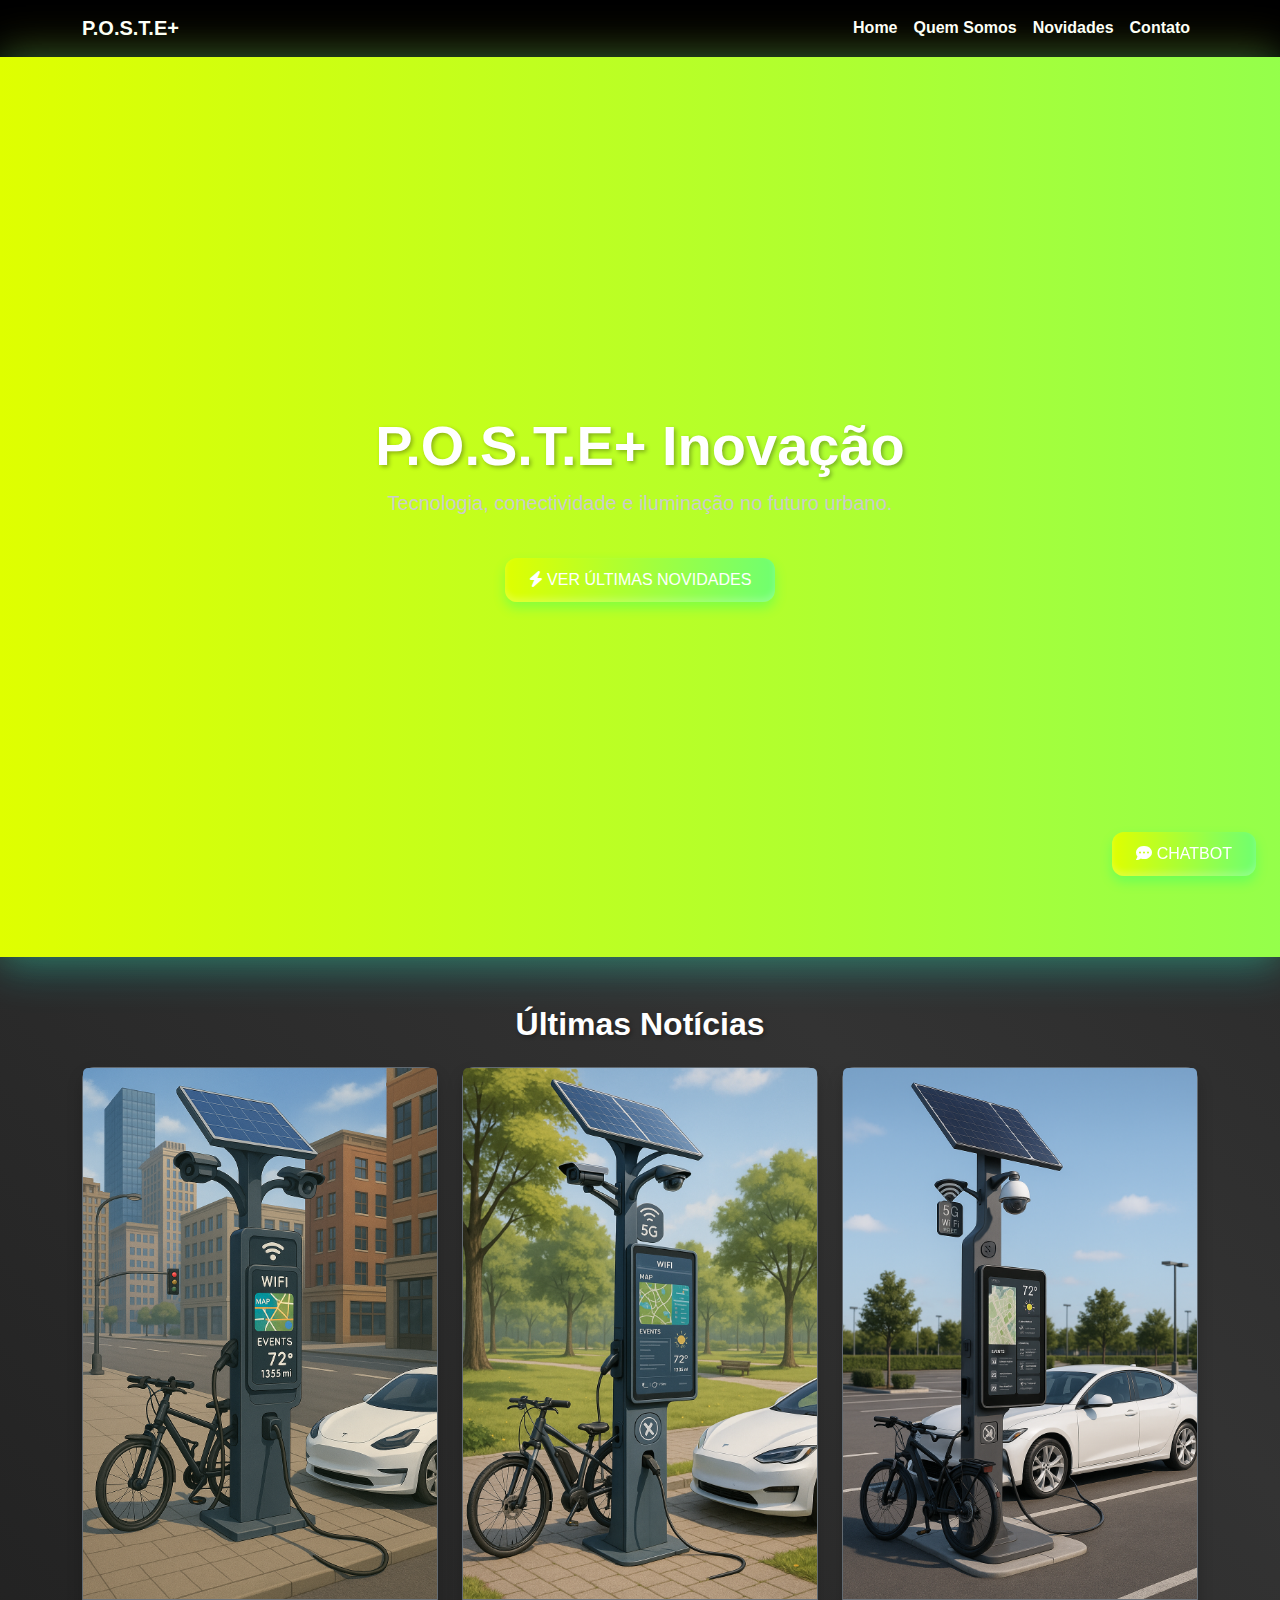
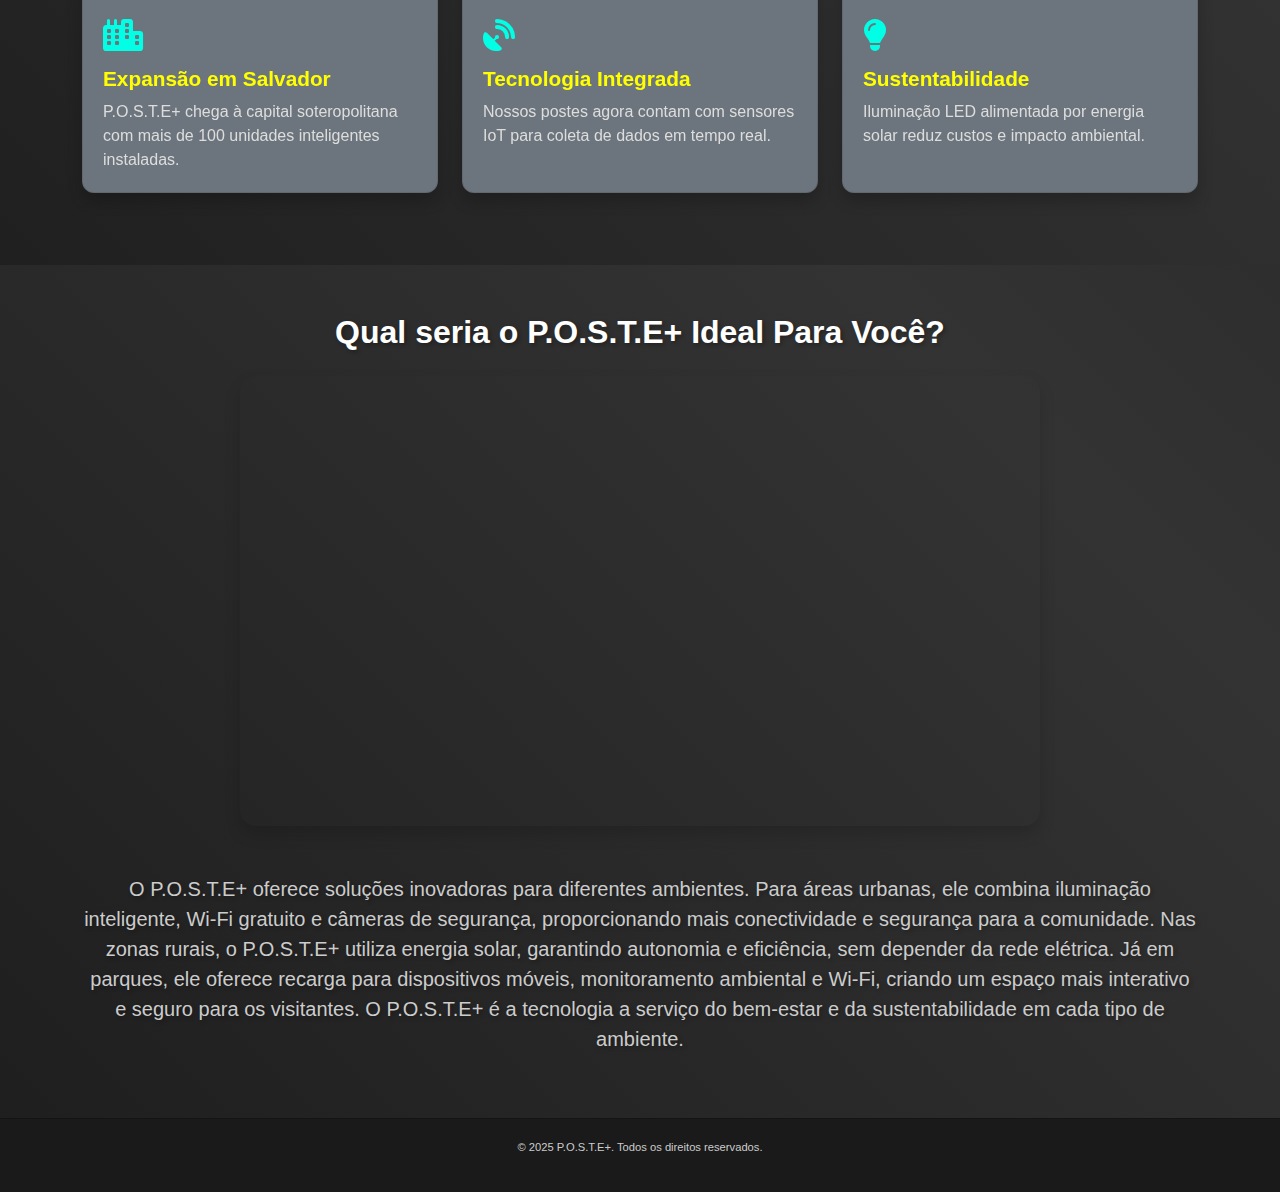
<file: index.html>
<!DOCTYPE html>
<html lang="pt-br">
<head>
  <meta charset="UTF-8" />
  <meta name="viewport" content="width=device-width, initial-scale=1.0" />
  <title>P.O.S.T.E+ | Home</title>
  <link href="https://cdn.jsdelivr.net/npm/bootstrap@5.3.0/dist/css/bootstrap.min.css" rel="stylesheet" />
  <link rel="stylesheet" href="https://cdnjs.cloudflare.com/ajax/libs/font-awesome/6.4.0/css/all.min.css"/>
  <style>
    .bubbles {
  position: absolute;
  top: 0;
  left: 0;
  width: 100%;
  height: 100%;
  overflow: hidden;
  z-index: 0;
  pointer-events: none;
}

.bubbles span {
  position: absolute;
  display: block;
  width: 20px;
  height: 20px;
  background: rgba(255, 255, 255, 0.2);
  bottom: -50px;
  border-radius: 50%;
  animation: rise 15s linear infinite;
  filter: blur(1px);
}

.bubbles span:nth-child(1) {
  left: 10%;
  width: 15px;
  height: 15px;
  animation-delay: 0s;
}

.bubbles span:nth-child(2) {
  left: 20%;
  width: 25px;
  height: 25px;
  animation-delay: 3s;
}

.bubbles span:nth-child(3) {
  left: 35%;
  animation-delay: 6s;
}

.bubbles span:nth-child(4) {
  left: 50%;
  width: 30px;
  height: 30px;
  animation-delay: 1s;
}

.bubbles span:nth-child(5) {
  left: 65%;
  animation-delay: 4s;
}

.bubbles span:nth-child(6) {
  left: 75%;
  width: 10px;
  height: 10px;
  animation-delay: 7s;
}

.bubbles span:nth-child(7) {
  left: 85%;
  width: 20px;
  height: 20px;
  animation-delay: 2s;
}

@keyframes rise {
  0% {
    transform: translateY(0) scale(1);
    opacity: 0.5;
  }
  100% {
    transform: translateY(-1000px) scale(0.5);
    opacity: 0;
  }
}

.bg-hero {
  position: relative;
  overflow: hidden;
  z-index: 1;
}

  /* Fundo Gradiente Hero com animação e efeito 3D */
.bg-hero {
  background: linear-gradient(270deg, #dfff00, #00ffe0, #dfff00);
  background-size: 600% 600%;
  animation: moveGradient 10s ease infinite;
  color: white;
  perspective: 1000px;
  transform-style: preserve-3d;
  box-shadow: 0 10px 40px rgba(0, 255, 255, 0.3), 0 -10px 40px rgba(255, 255, 0, 0.2);
}

/* Botão com gradiente animado e relevo 3D */
.btn-gradient {
  background: linear-gradient(270deg, #dfff00, #00ffe0, #dfff00);
  background-size: 400% 400%;
  animation: moveGradient 6s ease infinite;
  color: white;
  border: none;
  border-radius: 12px;
  padding: 10px 24px;
  font-size: 1rem;
  text-transform: uppercase;
  box-shadow: 0 6px 12px rgba(0, 255, 128, 0.3), inset 0 -4px 6px rgba(255, 255, 255, 0.2);
  transition: transform 0.3s ease, box-shadow 0.3s ease;
}

.btn-gradient:hover {
  transform: translateY(-6px) rotateX(10deg);
  box-shadow: 0 12px 24px rgba(0, 255, 128, 0.5), inset 0 -6px 8px rgba(255, 255, 255, 0.4);
}

/* Animação de movimento do gradiente */
@keyframes moveGradient {
  0% {
    background-position: 0% 50%;
  }
  50% {
    background-position: 100% 50%;
  }
  100% {
    background-position: 0% 50%;
  }
}
  
    /* Navbar */
    .navbar {
      background-color: #111;
      border-bottom: 1px solid rgba(0, 0, 0, 0.2);
    }
  
    .navbar-dark .navbar-nav .nav-link {
      color: #fff;
      font-weight: 600;
    }
  
    .navbar-dark .navbar-nav .nav-link:hover {
      color: #00ffe5; /* Verde ciano claro */
    }
  
    .navbar.scrolled {
      background-color: #111;
    }
  
    /* Cartões */
    .card {
      border-radius: 12px;
      background: rgba(255, 255, 255, 0.1);
      backdrop-filter: blur(8px);
      box-shadow: 0px 8px 16px rgba(0, 0, 0, 0.2);
      transition: transform 0.3s ease, box-shadow 0.3s ease;
      border: 1px solid rgba(0, 0, 0, 0.1);
    }
  
    .card:hover {
      transform: translateY(-5px);
      box-shadow: 0px 16px 32px rgba(0, 0, 0, 0.3);
    }
  
    /* Corpo da Página */
    body {
      font-family: 'Arial', sans-serif;
      background-color: #121212;
      color: #f4f4f4;
    }
  
    h1, h2 {
      text-shadow: 2px 2px 4px rgba(0, 0, 0, 0.3);
    }
  
    h1 {
      font-size: 3rem;
      font-weight: 700;
    }
  
    p {
      font-size: 1.2rem;
      color: #ccc;
    }
  
    /* Estilos de Seção */
    section {
      padding: 80px 0;
    }
  
    /* Footer */
    footer {
      background-color: #1a1a1a;
      color: #fff;
      text-align: center;
      padding: 20px 0;
      border-top: 1px solid rgba(0, 0, 0, 0.2);
    }
  
    footer a {
      color: #00ffe5;
      text-decoration: none;
    }
  
    footer a:hover {
      text-decoration: underline;
    }
  
    /* Últimas Notícias */
    .card-body {
      padding: 20px;
    }
  
    .card-title {
      font-size: 1.3rem;
      color: #ffff00; /* Amarelo neon para destaque */
      font-weight: bold;
    }
  
    .card i {
      font-size: 2rem;
      color: #00ffe5; /* Verde ciano claro */
    }
  
    .card-text {
      font-size: 1rem;
      color: #ddd;
    }
  
    @media (max-width: 768px) {
      h1 {
        font-size: 2.5rem;
      }
  
      section {
        padding: 60px 20px;
      }
    }
  </style>
  
</head>
<body class="bg-dark text-white">
   <!-- Música em execução automaticamente -->
   <audio autoplay loop>
    <source src="lofilan.mp3" type="audio/mp3">
    Seu navegador não suporta o elemento de áudio.
  </audio>
  <!-- NAVBAR -->
  <nav class="navbar navbar-expand-lg navbar-dark bg-black shadow">
    <div class="container">
      <a class="navbar-brand fw-bold" href="index.html">P.O.S.T.E+</a>
      <button class="navbar-toggler" type="button" data-bs-toggle="collapse" data-bs-target="#navbarNav">
        <span class="navbar-toggler-icon"></span>
      </button>
      <div class="collapse navbar-collapse" id="navbarNav">
        <ul class="navbar-nav ms-auto">
          <li class="nav-item"><a class="nav-link active" href="index.html">Home</a></li>
          <li class="nav-item"><a class="nav-link" href="quemsomos.html">Quem Somos</a></li>
          <li class="nav-item"><a class="nav-link" href="novidades.html">Novidades</a></li>
          <li class="nav-item"><a class="nav-link" href="contato.html">Contato</a></li>
        </ul>
      </div>
    </div>
  </nav>

  <!-- Início -->
  <section class="vh-100 d-flex align-items-center text-white text-center bg-hero">

    
    <div class="container">
      <div class="bubbles">
        <span></span>
        <span></span>
        <span></span>
        <span></span>
        <span></span>
        <span></span>
        <span></span>
      </div>
      <h1 class="display-4 fw-bold">P.O.S.T.E+ Inovação</h1>
      <p class="lead">Tecnologia, conectividade e iluminação no futuro urbano.</p>
      <a href="novidades.html" class="btn btn-gradient mt-4">
        <i class="fas fa-bolt"></i> Ver Últimas Novidades
      </a>
    </div>
  </section>

  <!-- Últimas Notícias -->
<section class="py-5 bg-dark text-white">
  <div class="container">
    <h2 class="fw-bold text-center mb-4">Últimas Notícias</h2>

    <div class="row">
      <div class="col-md-4 mb-4">
        <div class="card h-100 bg-secondary text-white">
          <img src="poste1.png" class="card-img-top" alt="Poste em Salvador">
          <div class="card-body">
            <i class="fas fa-city mb-3"></i>
            <h5 class="card-title">Expansão em Salvador</h5>
            <p class="card-text">P.O.S.T.E+ chega à capital soteropolitana com mais de 100 unidades inteligentes instaladas.</p>
          </div>
        </div>
      </div>

      <div class="col-md-4 mb-4">
        <div class="card h-100 bg-secondary text-white">
          <img src="poste2.png" class="card-img-top" alt="Poste com satélite">
          <div class="card-body">
            <i class="fas fa-satellite-dish mb-3"></i>
            <h5 class="card-title">Tecnologia Integrada</h5>
            <p class="card-text">Nossos postes agora contam com sensores IoT para coleta de dados em tempo real.</p>
          </div>
        </div>
      </div>

      <div class="col-md-4 mb-4">
        <div class="card h-100 bg-secondary text-white">
          <img src="poste3.png" class="card-img-top" alt="Poste iluminado à noite">
          <div class="card-body">
            <i class="fas fa-lightbulb mb-3"></i>
            <h5 class="card-title">Sustentabilidade</h5>
            <p class="card-text">Iluminação LED alimentada por energia solar reduz custos e impacto ambiental.</p>
          </div>
        </div>
      </div>
    </div>
  </div>
</section>

<!-- Seção Sobre o POSTE+ na sua cidade -->
<section class="py-5 bg-black text-white position-relative">
  <div class="container">
    <h2 class="fw-bold text-center mb-4 text-shadow">Qual seria o P.O.S.T.E+ Ideal Para Você?</h2>


<!-- Container do vídeo com bordas arredondadas e sombra -->
<div class="container d-flex justify-content-center mb-5">
  <div class="ratio ratio-16x9 rounded-4 shadow" style="overflow: hidden; max-width: 800px;">
    <iframe 
      src="https://www.youtube.com/embed/tW7-itznwVQ" 
      title="YouTube video player"
      allowfullscreen 
      style="border: 0;">
    </iframe>
  </div>
</div>

    <p class="lead text-center text-shadow">
      O P.O.S.T.E+ oferece soluções inovadoras para diferentes ambientes. Para áreas urbanas, ele combina iluminação inteligente, Wi-Fi gratuito e câmeras de segurança, proporcionando mais conectividade e segurança para a comunidade. Nas zonas rurais, o P.O.S.T.E+ utiliza energia solar, garantindo autonomia e eficiência, sem depender da rede elétrica. Já em parques, ele oferece recarga para dispositivos móveis, monitoramento ambiental e Wi-Fi, criando um espaço mais interativo e seguro para os visitantes. O P.O.S.T.E+ é a tecnologia a serviço do bem-estar e da sustentabilidade em cada tipo de ambiente.
    </p>
  </div>

  <!-- Animação de bolhas -->
  <div class="bubbles">
    <span></span>
    <span></span>
    <span></span>
    <span></span>
    <span></span>
    <span></span>
    <span></span>
    <span></span>
    <span></span>
    <span></span>
    <span></span>
    <span></span>
  </div>
</section>
<!-- Chatbot de Dúvidas -->
<div class="chatbot-container position-fixed bottom-0 end-0 mb-4 me-4">
  <button class="btn btn-gradient" id="chatbotToggle">
    <i class="fas fa-comment-dots"></i> Chatbot
  </button>

  <div id="chatbotBox" class="card bg-dark text-white shadow-lg d-none">
    <div class="card-header">
      <h5 class="card-title">Chatbot de Dúvidas</h5>
      <button class="btn btn-sm btn-outline-light" id="closeChatbot"><i class="fas fa-times"></i></button>
    </div>
    <div class="card-body">
      <div id="chatbox" class="mb-3" style="max-height: 200px; overflow-y: auto;">
        <div class="message bot-message">Olá! Como posso te ajudar hoje? Digite um número de 1 a 6 para resolver sua dúvida.</div>
      </div>
      <input type="number" id="userInput" class="form-control" placeholder="Digite um número entre 1 e 6" />
      <button class="btn btn-gradient mt-2" id="sendBtn">Enviar</button>
    </div>
  </div>
</div>
<!-- Script do Chatbot -->
<script>
  // Quando o chatbot for exibido, mostra as opções de perguntas disponíveis
  document.getElementById("chatbotToggle").addEventListener("click", function() {
    // Exibe o chatbot e as opções de perguntas
    document.getElementById("chatbotBox").classList.toggle("d-none");
    showOptions();
  });

  // Quando o usuário clica no botão de fechar do chatbot
  document.getElementById("closeChatbot").addEventListener("click", function() {
    // Esconde o chatbox
    document.getElementById("chatbotBox").classList.add("d-none");
  });

  // Função que exibe as opções de perguntas no chat
  function showOptions() {
    const chatbox = document.getElementById("chatbox");
    const optionsMessage = `
      <div class="message bot-message">
        <p><strong>Escolha uma dúvida:</strong></p>
        <p>1 - O que é o P.O.S.T.E+?</p>
        <p>2 - Como funciona a iluminação inteligente?</p>
        <p>3 - O que é IoT?</p>
        <p>4 - Quais os benefícios de Wi-Fi gratuito?</p>
        <p>5 - Como o P.O.S.T.E+ pode melhorar a segurança da cidade?</p>
        <p>6 - Como posso instalar o P.O.S.T.E+ na minha cidade?</p>
      </div>
    `;
    chatbox.innerHTML = optionsMessage; // Exibe as opções de perguntas
  }

  // Quando o usuário clica no botão de enviar a mensagem
  document.getElementById("sendBtn").addEventListener("click", function() {
    const userInput = document.getElementById("userInput").value;
    const chatbox = document.getElementById("chatbox");
    let botMessage = "";

    // Respostas para cada número
    if (userInput === "1") {
      botMessage = "Dúvida 1: O que é o P.O.S.T.E+? \nO P.O.S.T.E+ é um sistema de monitoramento que usa dispositivos IoT para melhorar a segurança e infraestrutura de uma cidade. Ele pode controlar desde semáforos até monitoramento de tráfego e iluminação pública.";
    } else if (userInput === "2") {
      botMessage = "Dúvida 2: Como funciona a iluminação inteligente? \nA iluminação inteligente utiliza sensores para ajustar a intensidade da luz de acordo com a necessidade do ambiente ou hora do dia. Ela também pode ser controlada remotamente para maior eficiência energética.";
    } else if (userInput === "3") {
      botMessage = "Dúvida 3: O que é IoT? \nIoT (Internet das Coisas) refere-se à conexão de dispositivos físicos à internet, permitindo a coleta e troca de dados. Exemplos incluem sensores de temperatura, câmeras de segurança e dispositivos domésticos inteligentes.";
    } else if (userInput === "4") {
      botMessage = "Dúvida 4: Quais os benefícios de Wi-Fi gratuito? \nO Wi-Fi gratuito em áreas públicas proporciona acesso à internet para pessoas que não possuem conexão em casa, além de facilitar serviços de emergência e promover a inclusão digital.";
    } else if (userInput === "5") {
      botMessage = "Dúvida 5: Como o P.O.S.T.E+ pode melhorar a segurança da cidade? \nO P.O.S.T.E+ pode integrar câmeras de segurança, sensores de movimento e outros dispositivos para identificar comportamentos suspeitos e alertar autoridades em tempo real, aumentando a segurança urbana.";
    } else if (userInput === "6") {
      botMessage = "Dúvida 6: Como posso instalar o P.O.S.T.E+ na minha cidade? \nPara instalar o P.O.S.T.E+ em sua cidade, é necessário realizar uma análise da infraestrutura atual e, em seguida, planejar a implementação dos dispositivos IoT em pontos estratégicos. O processo envolve a integração de sistemas e a formação de equipes de monitoramento.";
    } else {
      botMessage = "Por favor, digite um número entre 1 e 6 para sua dúvida.";
    }

    // Exibe a mensagem do usuário e a resposta do bot
    chatbox.innerHTML += `<div class="message user-message">${userInput}</div>`;
    chatbox.innerHTML += `<div class="message bot-message">${botMessage}</div>`;
    // Faz o chatbox rolar para mostrar a última mensagem
    chatbox.scrollTop = chatbox.scrollHeight;

    // Limpa o campo de entrada após o envio da mensagem
    document.getElementById("userInput").value = "";
  });
</script>

<!-- Estilos do Chatbot -->
<style>
  /* Define o nível de sobreposição do chatbot para que ele fique acima de outros elementos */
  .chatbot-container {
    z-index: 1050;
  }

  /* Define a posição e o estilo do box do chatbot */
  #chatbotBox {
    position: absolute;
    bottom: 0;
    right: 0;
    width: 300px;
    border-radius: 12px;
    animation: slideIn 0.5s ease;
  }

  /* Estilo geral das mensagens no chat */
  .message {
    padding: 10px;
    margin-bottom: 10px;
    border-radius: 12px;
  }

  /* Estilo das mensagens do bot */
  .bot-message {
    background-color: #333;
  }

  /* Estilo das mensagens do usuário */
  .user-message {
    background-color: #00ffe5;
    color: #000;
  }

  /* Define o estilo do campo de entrada do usuário */
  #userInput {
    margin-top: 10px;
  }

  /* Animação de deslizamento para aparecer o chatbot */
  @keyframes slideIn {
    from {
      transform: translateX(100%);
    }
    to {
      transform: translateX(0);
    }
  }
</style>


</style>

<style>
  /* Animação do fundo degradê */
  section {
    background: linear-gradient(45deg, #000, #333, #000);
    background-size: 400% 400%;
    animation: gradientMove 10s ease infinite;
  }

  @keyframes gradientMove {
    0% {
      background-position: 0% 50%;
    }
    50% {
      background-position: 100% 50%;
    }
    100% {
      background-position: 0% 50%;
    }
  }

  /* Animação das bolhas flutuantes */
  .bubbles {
    position: absolute;
    top: 0;
    left: 0;
    width: 100%;
    height: 100%;
    overflow: hidden;
    z-index: 0;
    pointer-events: none;
  }

  .bubbles span {
    position: absolute;
    display: block;
    width: 15px;
    height: 15px;
    background: rgba(255, 255, 255, 0.1);
    bottom: -50px;
    border-radius: 50%;
    animation: rise 7s linear infinite;
    filter: blur(1px);
  }

  .bubbles span:nth-child(1) {
    left: 5%;
    width: 12px;
    height: 12px;
    animation-delay: 0s;
  }

  .bubbles span:nth-child(2) {
    left: 15%;
    width: 20px;
    height: 20px;
    animation-delay: 2s;
  }

  .bubbles span:nth-child(3) {
    left: 25%;
    width: 18px;
    height: 18px;
    animation-delay: 3s;
  }

  .bubbles span:nth-child(4) {
    left: 35%;
    width: 14px;
    height: 14px;
    animation-delay: 1s;
  }

  .bubbles span:nth-child(5) {
    left: 45%;
    width: 22px;
    height: 22px;
    animation-delay: 4s;
  }

  .bubbles span:nth-child(6) {
    left: 55%;
    width: 16px;
    height: 16px;
    animation-delay: 5s;
  }

  .bubbles span:nth-child(7) {
    left: 65%;
    width: 24px;
    height: 24px;
    animation-delay: 6s;
  }

  .bubbles span:nth-child(8) {
    left: 75%;
    width: 13px;
    height: 13px;
    animation-delay: 7s;
  }

  .bubbles span:nth-child(9) {
    left: 85%;
    width: 19px;
    height: 19px;
    animation-delay: 8s;
  }

  .bubbles span:nth-child(10) {
    left: 95%;
    width: 14px;
    height: 14px;
    animation-delay: 9s;
  }

  .bubbles span:nth-child(11) {
    left: 60%;
    width: 20px;
    height: 20px;
    animation-delay: 10s;
  }

  .bubbles span:nth-child(12) {
    left: 50%;
    width: 16px;
    height: 16px;
    animation-delay: 11s;
  }

  @keyframes rise {
    0% {
      transform: translateY(0) scale(1);
      opacity: 0.5;
    }
    100% {
      transform: translateY(-1000px) scale(0.5);
      opacity: 0;
    }
  }

  /* Efeito de relevo para o texto */
  .text-shadow {
    text-shadow: 2px 2px 4px rgba(0, 0, 0, 0.3);
  }
</style>


  </div>

  
</section>

  <!-- Copyright -->
  <footer>
    <p style="font-size: 0.7rem; text-align: center;">&copy; 2025 P.O.S.T.E+. Todos os direitos reservados.</p>
  </footer>

  <script src="https://cdn.jsdelivr.net/npm/bootstrap@5.3.0/dist/js/bootstrap.bundle.min.js"></script>

  
</body>
</html>
</file>
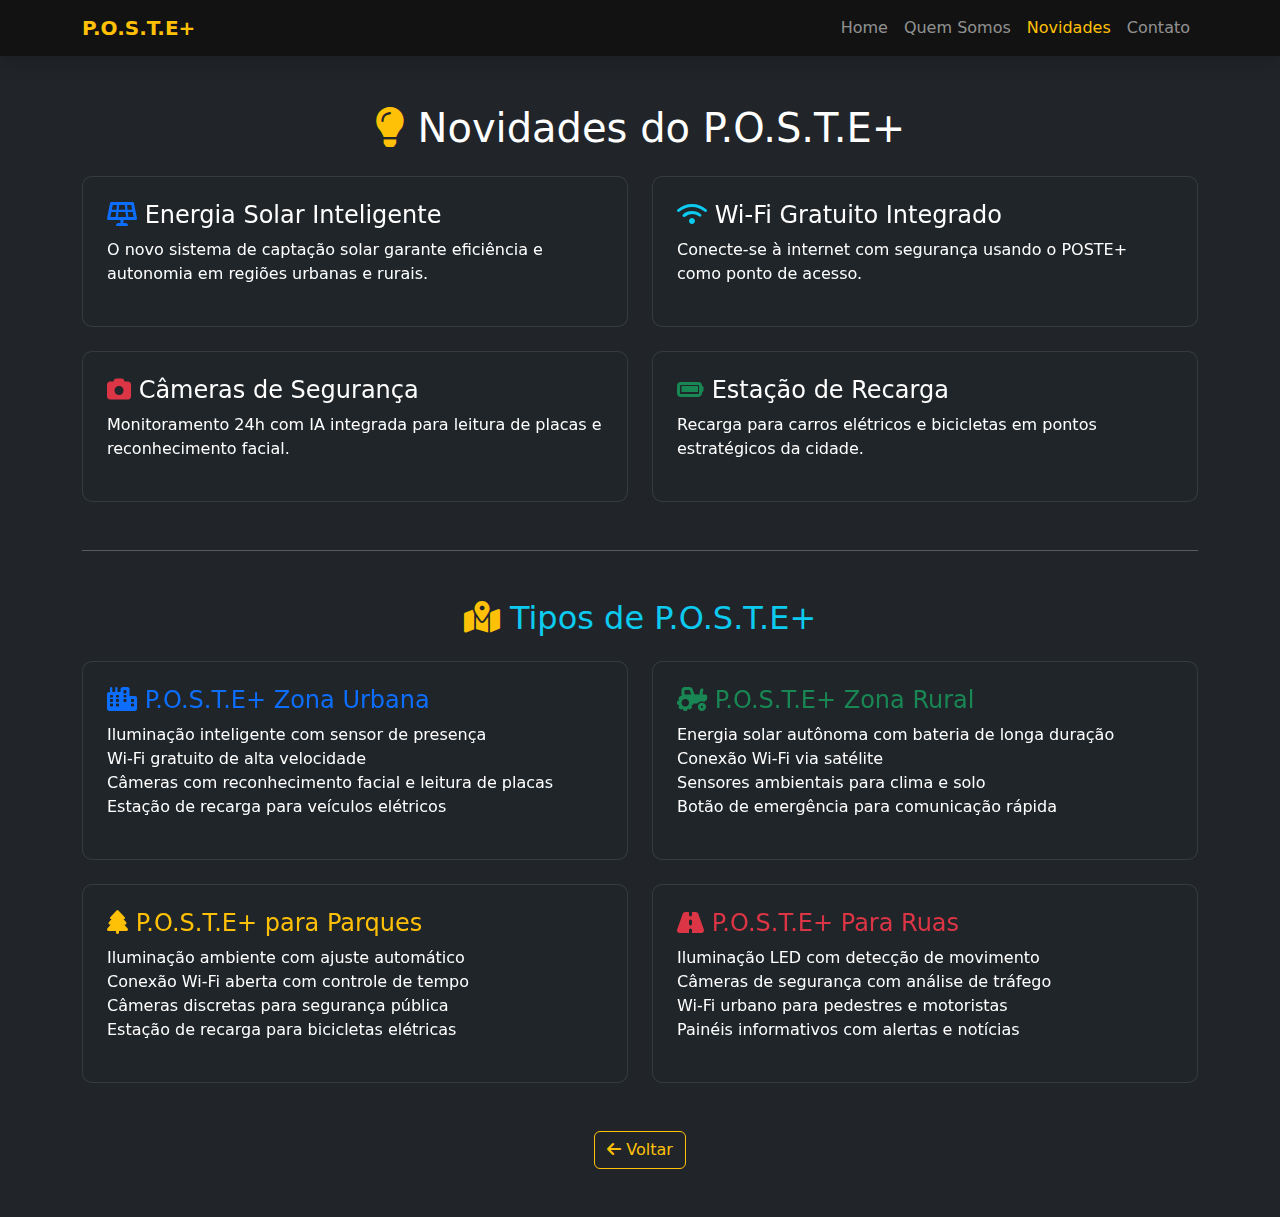
<file: novidades.html>
<!DOCTYPE html>
<html lang="pt-br">
<head>
  <meta charset="UTF-8" />
  <meta name="viewport" content="width=device-width, initial-scale=1.0"/>
  <title>Novidades - POSTE+</title>
  <link href="https://cdn.jsdelivr.net/npm/bootstrap@5.3.2/dist/css/bootstrap.min.css" rel="stylesheet">
  <link href="https://cdnjs.cloudflare.com/ajax/libs/font-awesome/6.0.0-beta3/css/all.min.css" rel="stylesheet">
  <style>
    ul {
  list-style: none;
  padding-left: 0;
}

    body {
      background-color: #000 !important;
    }
    .bg-hero {
      background: linear-gradient(to right, #00c6ff, #0072ff);
    }
    .btn-gradient {
      background: linear-gradient(to right, #00c6ff, #0072ff);
      color: white;
      border: none;
    }
    .card-glass-effect {
      background: rgba(33, 37, 41, 0.8); /* dark glass effect */
      backdrop-filter: blur(10px);
      border-radius: 10px;
      color: white;
      border: 1px solid rgba(255,255,255,0.1);
    }
    .btn-outline-warning {
      border-color: #ffc107;
      color: #ffc107;
    }
    .btn-outline-warning:hover {
      background-color: #ffc107;
      color: black;
    }
    .bg-black {
      background-color: #121212 !important;
    }
    .text-dark {
      color: #f8f9fa !important;
    }
    .bg-light {
      background-color: #1f1f1f !important;
    }
  </style>
</head>
<body class="bg-dark text-white">
   <!-- Música em execução automaticamente -->
   <audio autoplay loop>
    <source src="lofilan.mp3" type="audio/mp3">
    Seu navegador não suporta o elemento de áudio.
  </audio>
  <!-- Navbar -->
  <nav class="navbar navbar-expand-lg navbar-dark bg-black shadow">
    <div class="container">
      <a class="navbar-brand fw-bold text-warning" href="index.html">P.O.S.T.E+</a>
      <button class="navbar-toggler" type="button" data-bs-toggle="collapse" data-bs-target="#navbarNav">
        <span class="navbar-toggler-icon"></span>
      </button>
      <div class="collapse navbar-collapse" id="navbarNav">
        <ul class="navbar-nav ms-auto">
          <li class="nav-item"><a class="nav-link" href="index.html">Home</a></li>
          <li class="nav-item"><a class="nav-link" href="quemsomos.html">Quem Somos</a></li>
          <li class="nav-item"><a class="nav-link active text-warning" href="novidades.html">Novidades</a></li>
          <li class="nav-item"><a class="nav-link" href="contato.html">Contato</a></li>
        </ul>
      </div>
    </div>
  </nav>

  <!-- Seção de Novidades -->
  <div class="container py-5">
    <h1 class="text-center mb-4"><i class="fas fa-lightbulb text-warning"></i> Novidades do P.O.S.T.E+</h1>
    <div class="row g-4">
      <div class="col-md-6">
        <div class="p-4 card-glass-effect">
          <h4><i class="fas fa-solar-panel text-primary"></i> Energia Solar Inteligente</h4>
          <p>O novo sistema de captação solar garante eficiência e autonomia em regiões urbanas e rurais.</p>
        </div>
      </div>
      <div class="col-md-6">
        <div class="p-4 card-glass-effect">
          <h4><i class="fas fa-wifi text-info"></i> Wi-Fi Gratuito Integrado</h4>
          <p>Conecte-se à internet com segurança usando o POSTE+ como ponto de acesso.</p>
        </div>
      </div>
      <div class="col-md-6">
        <div class="p-4 card-glass-effect">
          <h4><i class="fas fa-camera text-danger"></i> Câmeras de Segurança</h4>
          <p>Monitoramento 24h com IA integrada para leitura de placas e reconhecimento facial.</p>
        </div>
      </div>
      <div class="col-md-6">
        <div class="p-4 card-glass-effect">
          <h4><i class="fas fa-battery-full text-success"></i> Estação de Recarga</h4>
          <p>Recarga para carros elétricos e bicicletas em pontos estratégicos da cidade.</p>
        </div>
      </div>
    </div>
    <hr class="my-5">

    <h2 class="text-center mb-4 text-info"><i class="fas fa-map-marked-alt text-warning"></i> Tipos de P.O.S.T.E+</h2>
    <div class="row g-4">
     <!-- POSTE+ Zona Urbana -->
<div class="col-md-6">
  <div class="p-4 card-glass-effect">
    <h4 class="text-primary"><i class="fas fa-city"></i> P.O.S.T.E+ Zona Urbana</h4>
    <ul>
      <li>Iluminação inteligente com sensor de presença</li>
      <li>Wi-Fi gratuito de alta velocidade</li>
      <li>Câmeras com reconhecimento facial e leitura de placas</li>
      <li>Estação de recarga para veículos elétricos</li>
    </ul>
  </div>
</div>

<!-- POSTE+ Zona Rural -->
<div class="col-md-6">
  <div class="p-4 card-glass-effect">
    <h4 class="text-success"><i class="fas fa-tractor"></i> P.O.S.T.E+ Zona Rural</h4>
    <ul>
      <li>Energia solar autônoma com bateria de longa duração</li>
      <li>Conexão Wi-Fi via satélite</li>
      <li>Sensores ambientais para clima e solo</li>
      <li>Botão de emergência para comunicação rápida</li>
    </ul>
  </div>
</div>

<!-- POSTE+ para Parques -->
<div class="col-md-6">
  <div class="p-4 card-glass-effect">
    <h4 class="text-warning"><i class="fas fa-tree"></i> P.O.S.T.E+ para Parques</h4>
    <ul>
      <li>Iluminação ambiente com ajuste automático</li>
      <li>Conexão Wi-Fi aberta com controle de tempo</li>
      <li>Câmeras discretas para segurança pública</li>
      <li>Estação de recarga para bicicletas elétricas</li>
    </ul>
  </div>
</div>

<!-- POSTE+ nas Ruas -->
<div class="col-md-6">
  <div class="p-4 card-glass-effect">
    <h4 class="text-danger"><i class="fas fa-road"></i> P.O.S.T.E+ Para Ruas</h4>
    <ul>
      <li>Iluminação LED com detecção de movimento</li>
      <li>Câmeras de segurança com análise de tráfego</li>
      <li>Wi-Fi urbano para pedestres e motoristas</li>
      <li>Painéis informativos com alertas e notícias</li>
    </ul>
  </div>
</div>

    <div class="text-center mt-5">
      <a href="index.html" class="btn btn-outline-warning"><i class="fas fa-arrow-left"></i> Voltar</a>
    </div>
    
  </div>

  <script src="https://cdn.jsdelivr.net/npm/bootstrap@5.3.2/dist/js/bootstrap.bundle.min.js"></script>
</body>
</html>
</file>
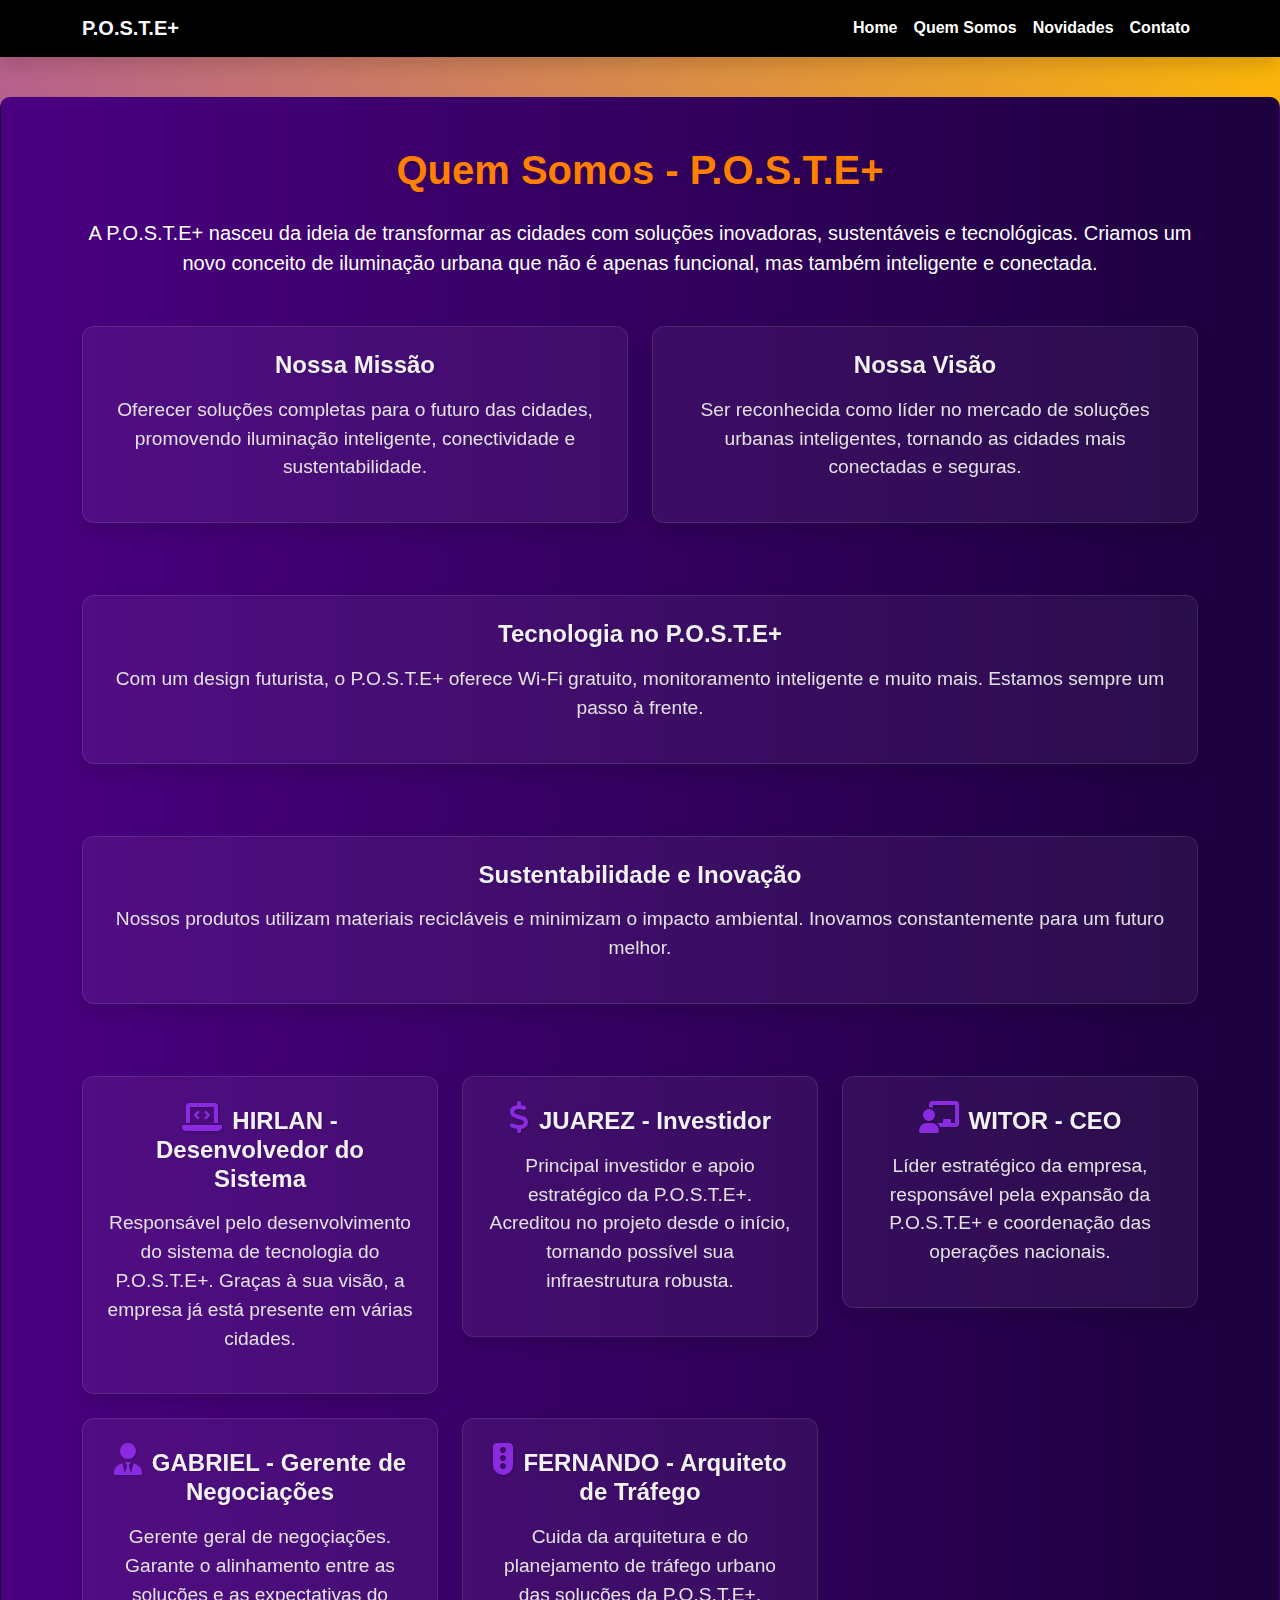
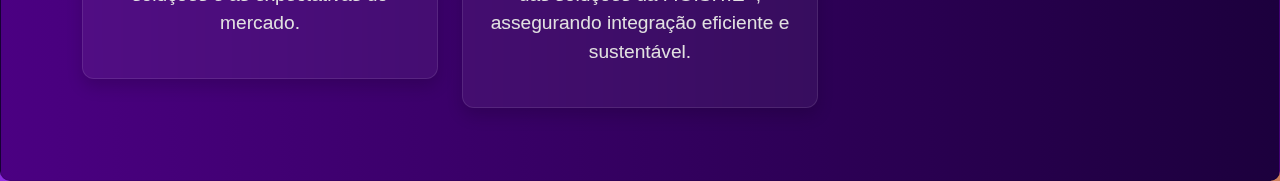
<file: quemsomos.html>
<!DOCTYPE html>
<html lang="pt-br">
<head>
  <meta charset="UTF-8" />
  <meta name="viewport" content="width=device-width, initial-scale=1.0"/>
  <title>Quem Somos - P.O.S.T.E+</title>
  <link href="https://cdn.jsdelivr.net/npm/bootstrap@5.3.2/dist/css/bootstrap.min.css" rel="stylesheet">
  <link rel="stylesheet" href="style.css">
  <link href="https://cdnjs.cloudflare.com/ajax/libs/font-awesome/6.0.0-beta3/css/all.min.css" rel="stylesheet">

  <style>
    body {
      background-color: #121212;
      color: #ffffff;
    }

    .bg-hero {
      background: linear-gradient(to right, #4B0082, #1c003d); /* Escurecido */
    }

    .btn-gradient {
      background: linear-gradient(to right, #8A2BE2, #4B0082);
      color: white;
      border: none;
    }

    .card-glass-effect {
      background: rgba(255, 255, 255, 0.05);
      backdrop-filter: blur(12px);
      border: 1px solid rgba(255, 255, 255, 0.1);
      border-radius: 12px;
      color: #fff;
    }

    .team-icon {
      font-size: 2rem;
      margin-right: 10px;
      color: #8A2BE2;
    }

    .nav-link {
      color: #ffffff !important;
    }

    .nav-link:hover {
      color: white !important;
    }

    p.text-muted {
      color: #ffffff !important;
    }

    .text-hero {
      content: "";
    }
    
</style>

</head>
<body class="bg-dark text-white">
   <!-- Música em execução automaticamente -->
   <audio autoplay loop>
    <source src="lofilan.mp3" type="audio/mp3">
    Seu navegador não suporta o elemento de áudio.
  </audio>
  <!-- Navbar -->
  <nav class="navbar navbar-expand-lg navbar-dark bg-black shadow">
    <div class="container">
      <a class="navbar-brand fw-bold text-light" href="index.html">P.O.S.T.E+</a>
      <button class="navbar-toggler" type="button" data-bs-toggle="collapse" data-bs-target="#navbarNav">
        <span class="navbar-toggler-icon"></span>
      </button>
      <div class="collapse navbar-collapse" id="navbarNav">
        <ul class="navbar-nav ms-auto">
          <li class="nav-item"><a class="nav-link" href="index.html">Home</a></li>
          <li class="nav-item"><a class="nav-link" href="quemsomos.html">Quem Somos</a></li>
          <li class="nav-item"><a class="nav-link" href="novidades.html">Novidades</a></li>
          <li class="nav-item"><a class="nav-link" href="contato.html">Contato</a></li>
        </ul>
      </div>
    </div>
  </nav>

  <!-- Conteúdo -->
  <section id="quem-somos" class="py-5 text-center bg-hero text-white">
    <div class="container">
      <h2 class="fw-bold mb-4">Quem Somos - P.O.S.T.E+</h2>
      <p class="text-muted mb-5 fs-5"> A  P.O.S.T.E+ nasceu da ideia de transformar as cidades com soluções inovadoras, sustentáveis e tecnológicas. Criamos um novo conceito de iluminação urbana que não é apenas funcional, mas também inteligente e conectada.</p>

      <div class="row">
        <div class="col-md-6 mb-4">
          <div class="card p-4 shadow card-glass-effect">
            <h4 class="fw-bold mb-3">Nossa Missão</h4>
            <p>Oferecer soluções completas para o futuro das cidades, promovendo iluminação inteligente, conectividade e sustentabilidade.</p>
          </div>
        </div>
        <div class="col-md-6 mb-4">
          <div class="card p-4 shadow card-glass-effect">
            <h4 class="fw-bold mb-3">Nossa Visão</h4>
            <p>Ser reconhecida como líder no mercado de soluções urbanas inteligentes, tornando as cidades mais conectadas e seguras.</p>
          </div>
        </div>
      </div>

      <!-- Outras seções -->
      <div class="row mt-5">
        <div class="col-md-12 mb-4">
          <div class="card p-4 shadow card-glass-effect">
            <h4 class="fw-bold mb-3">Tecnologia no P.O.S.T.E+</h4>
            <p>Com um design futurista, o P.O.S.T.E+ oferece Wi-Fi gratuito, monitoramento inteligente e muito mais. Estamos sempre um passo à frente.</p>
          </div>
        </div>
      </div>

      <div class="row mt-5">
        <div class="col-md-12 mb-4">
          <div class="card p-4 shadow card-glass-effect">
            <h4 class="fw-bold mb-3">Sustentabilidade e Inovação</h4>
            <p>Nossos produtos utilizam materiais recicláveis e minimizam o impacto ambiental. Inovamos constantemente para um futuro melhor.</p>
          </div>
        </div>
      </div>

      <!-- Equipe -->
      <div class="row mt-5">
        <div class="col-md-4 mb-4">
          <div class="card p-4 shadow card-glass-effect">
            <h4 class="fw-bold mb-3"><i class="fas fa-laptop-code team-icon"></i>HIRLAN - Desenvolvedor do Sistema</h4>
            <p>Responsável pelo desenvolvimento do sistema de tecnologia do P.O.S.T.E+. Graças à sua visão, a empresa já está presente em várias cidades.</p>
          </div>
        </div>

        <div class="col-md-4 mb-4">
          <div class="card p-4 shadow card-glass-effect">
            <h4 class="fw-bold mb-3"><i class="fas fa-dollar-sign team-icon"></i>JUAREZ - Investidor</h4>
            <p>Principal investidor e apoio estratégico da P.O.S.T.E+. Acreditou no projeto desde o início, tornando possível sua infraestrutura robusta.</p>
          </div>
        </div>

        <div class="col-md-4 mb-4">
          <div class="card p-4 shadow card-glass-effect">
            <h4 class="fw-bold mb-3"><i class="fas fa-chalkboard-teacher team-icon"></i>WITOR - CEO</h4>
            <p>Líder estratégico da empresa, responsável pela expansão da P.O.S.T.E+ e coordenação das operações nacionais.</p>
          </div>
        </div>

        <div class="col-md-4 mb-4">
          <div class="card p-4 shadow card-glass-effect">
            <h4 class="fw-bold mb-3"><i class="fas fa-user-tie team-icon"></i>GABRIEL - Gerente de Negociações</h4>
            <p>Gerente geral de negoçiações. Garante o alinhamento entre as soluções e as expectativas do mercado.</p>
          </div>
        </div>

        <div class="col-md-4 mb-4">
          <div class="card p-4 shadow card-glass-effect">
            <h4 class="fw-bold mb-3"><i class="fas fa-traffic-light team-icon"></i>FERNANDO - Arquiteto de Tráfego</h4>
            <p>Cuida da arquitetura e do planejamento de tráfego urbano das soluções da P.O.S.T.E+, assegurando integração eficiente e sustentável.</p>
          </div>
        </div>
      </div>
    </div>
  </section>

  <!-- Scripts -->
  <script src="https://cdn.jsdelivr.net/npm/bootstrap@5.3.2/dist/js/bootstrap.bundle.min.js"></script>
</body>
</html>
</file>
<file: style.css>
/* Efeito de Relevo nos Botões */
.btn {
  box-shadow: 0 2px 4px rgba(0, 0, 0, 0.1), 0 1px 2px rgba(0, 0, 0, 0.08);
  background-color: #fff;
  border: 1px solid rgba(0, 0, 0, 0.1);
  transition: all 0.3s ease-in-out;
}

.btn:hover {
  transform: translateY(-2px);
  box-shadow: 0 8px 16px rgba(0, 0, 0, 0.2), 0 4px 6px rgba(0, 0, 0, 0.1);
  background-color: #f4f4f4;
}

/* Navbar */
.navbar {
  background-color: #1a1a1a;
  border-bottom: 1px solid rgba(0, 0, 0, 0.2);
  transition: all 0.3s ease-in-out;
}

.navbar-dark .navbar-nav .nav-link {
  color: #fff;
  font-weight: 600;
}

.navbar-dark .navbar-nav .nav-link:hover {
  color: #ff7f00; /* Cor de hover para roxo neon */
}

.navbar.scrolled {
  background-color: #111;
}

/* Efeito de Relevo nos Cartões */
.card-glass-effect {
  background: rgba(255, 255, 255, 0.1);
  backdrop-filter: blur(8px);
  border-radius: 10px;
  box-shadow: 0 8px 16px rgba(0, 0, 0, 0.2);
  transition: transform 0.3s ease, box-shadow 0.3s ease;
  border: 1px solid rgba(0, 0, 0, 0.1); /* Borda discreta para o cartão */
}

.card-glass-effect:hover {
  transform: translateY(-5px);
  box-shadow: 0 16px 32px rgba(0, 0, 0, 0.3);
}

/* Estilo do Corpo da Página */
body {
  font-family: 'Arial', sans-serif;
  background: linear-gradient(45deg, #8a2be2, #ffb900); /* Degradê roxo neon e amarelo */
  color: white;
  margin: 0;
  padding: 0;
}

h2, h4 {
  text-shadow: 1px 1px 2px rgba(0, 0, 0, 0.2);
}

p {
  font-size: 1.1rem;
  color: #f4f4f4;
}

.text-muted {
  color: #777;
}

.text-primary {
  color: #ff7f00; /* Roxo neon para links e destaques */
}

h4 {
  font-size: 1.5rem;
  color: #f1f1f1;
}

/* Estilo das Seções */
section {
  padding: 80px 0;
}

/* Rodapé */
footer {
  background-color: #1a1a1a;
  color: #fff;
  text-align: center;
  padding: 20px 0;
  border-top: 1px solid rgba(0, 0, 0, 0.2);
}

footer a {
  color: #cb731a;
  text-decoration: none;
}

footer a:hover {
  text-decoration: underline;
}

/* Estilo para o Copyright */
footer .copyright {
  font-size: 0.9rem;
  color: #777;
}

/* Estilo do Título da Seção Quem Somos */
#quem-somos {
  text-align: center;
  padding: 60px 20px;
  background-color: #f4f4f4;
  border-radius: 10px;
  margin-top: 40px;
  border: 1px solid rgba(0, 0, 0, 0.1);
}

/* Adicionando Relevos e Estilo de Destaque nos Títulos */
h2 {
  font-size: 2.5rem;
  font-weight: bold;
  color: #ff7f00;
  text-shadow: 2px 2px 4px rgba(0, 0, 0, 0.2);
}

/* Ajustes de Relevo no Conteúdo de Quem Somos */
#quem-somos p {
  font-size: 1.2rem;
  color: #e2e1e1;
}

/* Personalização Global para Cartões */
.card-glass-effect {
  border-radius: 12px;
  background: rgba(255, 255, 255, 0.1);
  backdrop-filter: blur(8px);
  box-shadow: 0px 8px 16px rgba(0, 0, 0, 0.2);
  transition: transform 0.3s ease, box-shadow 0.3s ease;
  border: 1px solid rgba(0, 0, 0, 0.1);
}

.card-glass-effect:hover {
  transform: translateY(-5px);
  box-shadow: 0px 16px 32px rgba(0, 0, 0, 0.3);
}

/* Estilos Adicionais Globais */
a {
  color: #ff7f00;
  text-decoration: none;
}

a:hover {
  text-decoration: underline;
}

/* Definindo o fundo da página para garantir uma aparência consistente */
html, body {
  height: 100%;
}

/* Ajustes para responsividade */
@media (max-width: 768px) {
  h2 {
    font-size: 2rem;
  }

  #quem-somos {
    padding: 40px 20px;
  }
}
</file>
